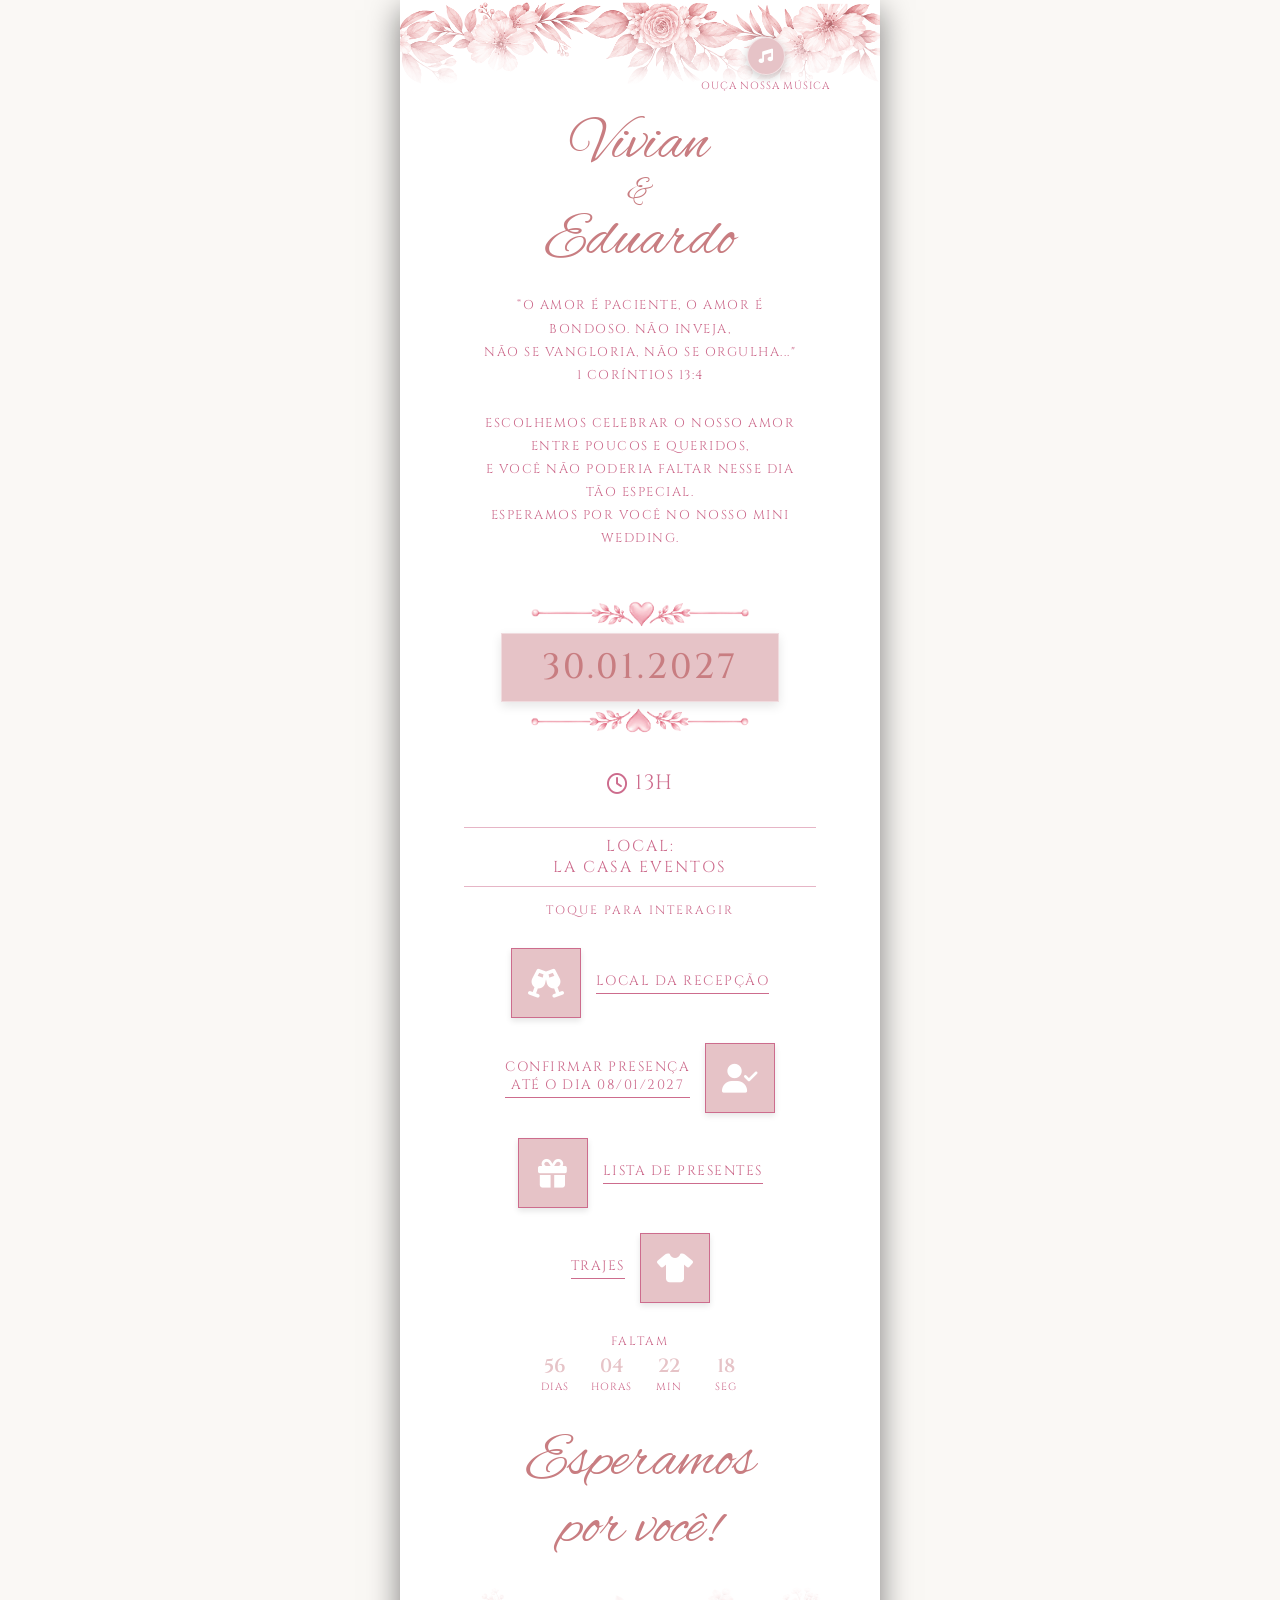
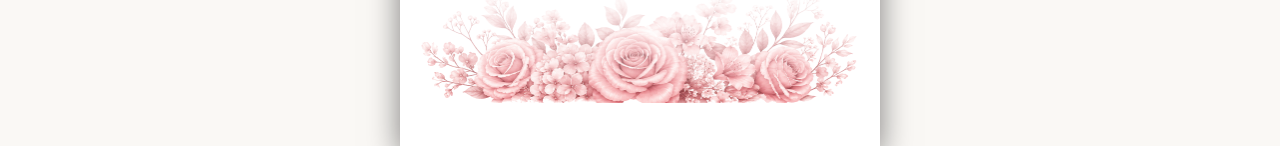
<file: index.html>
<html lang="pt-BR">
<head>
  <meta charset="UTF-8">
  <meta name="viewport" content="width=device-width, initial-scale=1.0">
  <title>Vivian e Eduardo</title>
  
  <!-- Google Fonts -->
  <link rel="preconnect" href="https://fonts.googleapis.com">
  <link rel="preconnect" href="https://fonts.gstatic.com" crossorigin>
  <link href="https://fonts.googleapis.com/css2?family=Alex+Brush&family=Cinzel:wght@400;500;600&display=swap" rel="stylesheet">
  
    <!-- Ícones do App/Navegador -->
  <link href="imagens/icon.png" rel="shortcut icon"/>
  <link href="imagens/icon-192.png" rel="icon" sizes="192x192"/>
  <link href="imagens/icon-180.png" rel="apple-touch-icon" sizes="180x180"/>
  
  <!-- FontAwesome -->
  <link rel="stylesheet" href="https://cdnjs.cloudflare.com/ajax/libs/font-awesome/6.4.0/css/all.min.css">

  <!-- CSS Local -->
  <link rel="stylesheet" href="./style.css">
</head>
<body>
   <!-- Música de fundo -->
<audio id="bg-music" loop src="audio/musica.mp3"></audio>
<div class="card-container">

  <!-- FOTO DO TOPO -->
  <div class="top-photo-wrapper">
    <img src="imagens/foto1.png" alt="Foto Casal Topo">
  </div>

  <!-- CONTEÚDO PRINCIPAL -->
  <div class="main-content">
    
    <!-- CONTAINER DOS NOMES COM A DECORAÇÃO -->
    <div class="names-container">
    
      <h1 class="couple-names">
        Vivian
        <span>&</span>
        Eduardo
      </h1>
      <!-- Bloco de Música com Texto -->
<div class="music-wrapper">
    <button id="music-btn" class="music-toggle-btn" aria-label="Tocar Música">
      <i class="fa-solid fa-music"></i>
    </button>
    <span class="music-label">Ouça nossa música</span>
  </div>
</div>
      
   <!-- Versículo Bíblico -->
<p class="versiculo-biblico">
  “O amor é paciente, o amor é bondoso. Não inveja,<br>
  não se vangloria, não se orgulha..."
   1 Coríntios 13:4
</p>

<!-- Texto da Saudação -->
<p class="invitation-text">
 Escolhemos celebrar o nosso amor entre poucos e queridos, <br>
  e você não poderia faltar nesse dia tão especial. <br>
  Esperamos por você no nosso Mini Wedding.
</p>

     <!-- SEÇÃO DA DATA COM DECORAÇÕES -->
    <div class="date-wrapper">
      <img src="imagens/floral-cima.png" alt="Decoração Topo" class="date-deco date-deco-top">

      <!-- DATA EM DESTAQUE -->
      <div class="date-badge">
        30.01.2027
      </div>

      <img src="imagens/floral-baixo.png" alt="Decoração Base" class="date-deco date-deco-bottom">
    </div>

    <!-- HORA -->
     <div class="time-text">
      <i class="far fa-clock"></i>
      <span>13H</span>
    </div>
    
    <!-- LOCAL -->
    <div class="location-info">
      <div class="divider-line"></div>
      <p class="location-text">Local: <br>La casa Eventos</p>
      <div class="divider-line"></div>
    </div>

    <!-- INSTRUÇÃO -->
    <p class="touch-instruction">Toque para interagir</p>

    <!-- BOTÕES INTERATIVOS -->
    <div class="interactive-buttons">

      <!-- Botão 1: Local da Recepção -->
      <a href="https://digitalconvite.github.io/vivian-e-eduardo/local-recepcao.html" rel="noopener noreferrer" class="btn-row">
        <div class="icon-square">
          <i class="fas fa-glass-cheers"></i>
        </div>
        <span class="btn-label">Local da Recepção</span>
      </a>
      
      <!-- Botão 3: Confirmar Presença -->
      <div class="btn-row reverse" id="rsvpBtn">
        <div class="icon-square">
          <i class="fas fa-user-check"></i>
        </div>
        <span class="btn-label">Confirmar Presença <br>até o dia 08/01/2027</span>
      </div>


      <!-- Botão 4: Lista de presentes -->
      <a href="https://digitalconvite.github.io/vivian-e-eduardo/lista-de-presentes.html" rel="noopener noreferrer" class="btn-row">
        <div class="icon-square">
          <i class="fa-solid fa-gift"></i>
        </div>
        <span class="btn-label">Lista de presentes</span>
      </a>

       <!-- Botão 5: Traje -->
      <a href="https://digitalconvite.github.io/vivian-e-eduardo/traje.html" rel="noopener noreferrer" class="btn-row reverse">
        <div class="icon-square">
          <i class="fa-solid fa-shirt"></i>
        </div>
        <span class="btn-label">Trajes</span>
      </a>

    </div>
    
    <!-- CONTAGEM REGRESSIVA -->
<div class="countdown-container">
  <div class="countdown-title">FALTAM</div>
  <div class="countdown-timer" id="countdown">
    <div class="time-box">
      <span id="days">00</span>
      <small>dias</small>
    </div>
    <div class="time-box">
      <span id="hours">00</span>
      <small>horas</small>
    </div>
    <div class="time-box">
      <span id="minutes">00</span>
      <small>min</small>
    </div>
    <div class="time-box">
      <span id="seconds">00</span>
      <small>seg</small>
    </div>
  </div>
</div>

    <div class="waiting-text">
        Esperamos<br>por você!
      </div>

    <!-- FOTO DA PARTE INFERIOR -->
    <div class="bottom-section">
      <div class="bottom-photo-wrapper">
        <img src="imagens/foto-final.png" alt="flores douradas">
      </div>
    </div>

  </div>

  <!-- MODAL RSVP -->
  <div id="rsvpModal" class="modal">
    <div class="modal-content">
      <h3>Confirmação de Presença</h3>
      <form id="rsvpForm">
        
        <div class="form-group">
          <label for="nome">Seu Nome Completo:</label>
          <input type="text" id="nome" placeholder="Digite seu nome completo" required>
        </div>
        
        <div class="form-group">
          <label for="presencaRecepcao">Recepção / Festa:</label>
          <select id="presencaRecepcao" required>
            <option value="Sim, estarei presente na Recepção">Sim, estarei presente na Recepção</option>
            <option value="Não poderei ir à Recepção">Não poderei ir à Recepção</option>
          </select>
        </div>

        <button type="submit" class="modal-btn">Enviar via WhatsApp</button>
        <button type="button" class="modal-btn btn-cancel" id="closeRsvpBtn">Fechar</button>
      </form>
    </div>
  </div>

  <!-- JavaScript Local -->
  <script src="./script.js"></script>
</body>
</html>
</file>
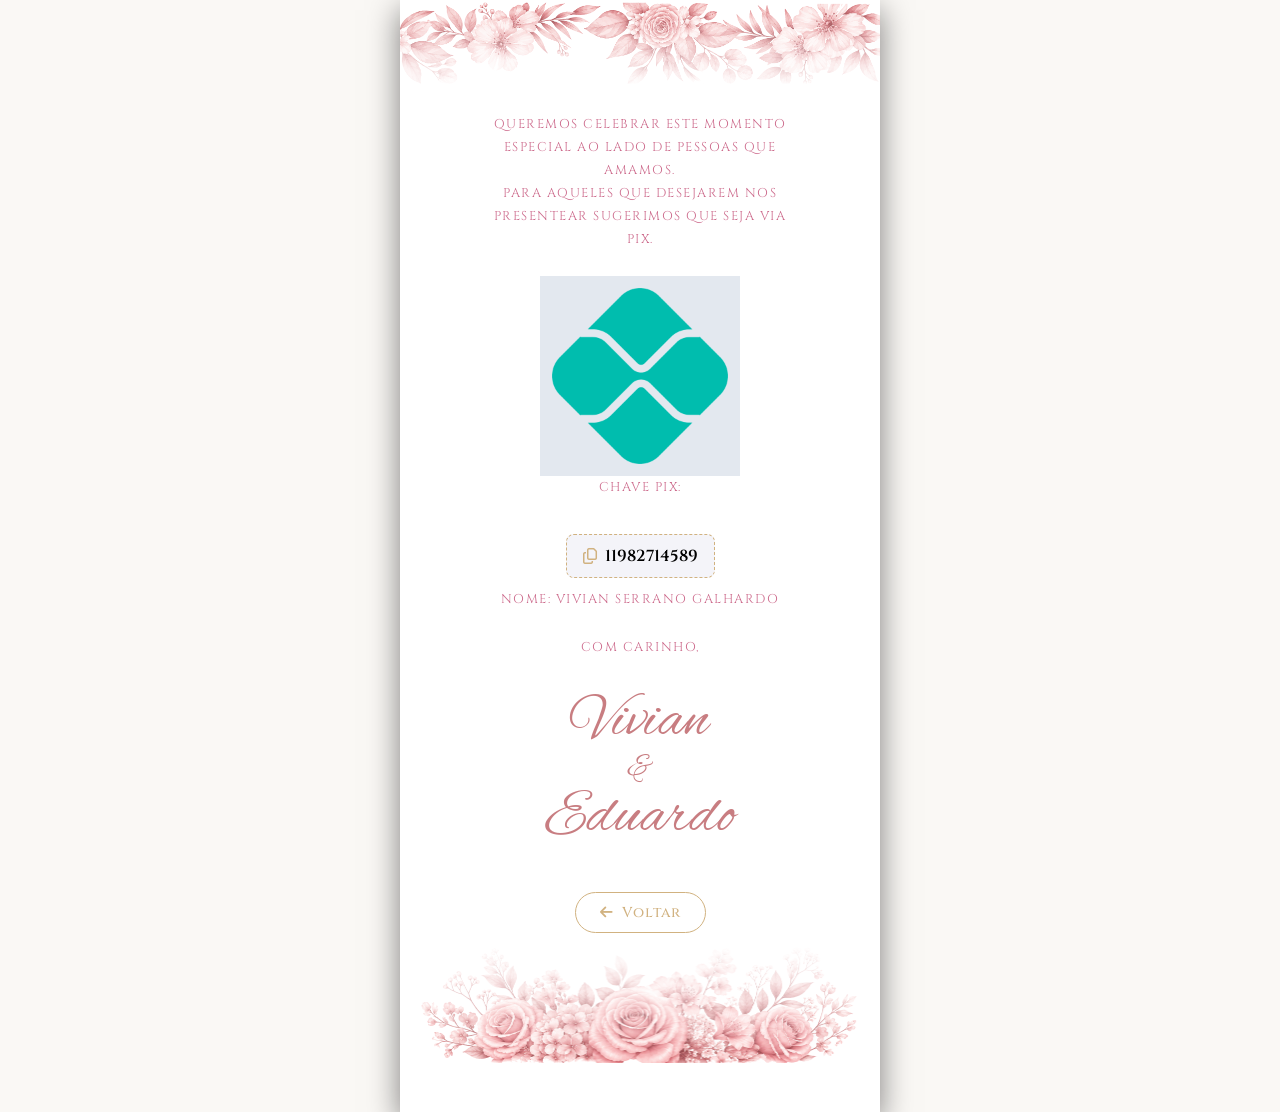
<file: lista-de-presentes.html>
<!DOCTYPE html>
<html lang="pt-BR">
<head>
  <meta charset="UTF-8">
  <meta name="viewport" content="width=device-width, initial-scale=1.0">
  <title>Vivian e Eduardo</title>
  
  <!-- Google Fonts -->
  <link rel="preconnect" href="https://fonts.googleapis.com">
  <link rel="preconnect" href="https://fonts.gstatic.com" crossorigin>
  <link href="https://fonts.googleapis.com/css2?family=Alex+Brush&family=Cinzel:wght@400;500;600&display=swap" rel="stylesheet">
  
  <!-- FontAwesome -->
  <link rel="stylesheet" href="https://cdnjs.cloudflare.com/ajax/libs/font-awesome/6.4.0/css/all.min.css">

  <!-- CSS Local -->
  <link rel="stylesheet" href="./style.css">

  <style>
    /* Estilos para destacar e dar feedback visual na chave Pix */
    .pix-box {
      display: inline-flex;
      align-items: center;
      justify-content: center;
      gap: 8px;
      background-color: #f4f4f9;
      border: 1px dashed #d1b280; /* Tom dourado elegante */
      padding: 10px 16px;
      border-radius: 8px;
      cursor: pointer;
      font-weight: 600;
      transition: all 0.2s ease;
      user-select: all;
      margin: 10px 0;
    }

    .pix-box:hover, .pix-box:active {
      background-color: #eef2e6;
      transform: scale(1.02);
    }

    .pix-box i {
      color: #d1b280;
    }

    .copied-toast {
      display: none;
      font-size: 0.85em;
      color: #2e7d32;
      font-weight: bold;
      margin-top: 4px;
    }

    /* Estilo do Botão Voltar */
    .btn-voltar-container {
      text-align: center;
      margin: 20px 0 10px 0;
    }

    .btn-voltar {
      display: inline-flex;
      align-items: center;
      justify-content: center;
      gap: 8px;
      background-color: transparent;
      color: #d1b280;
      border: 1px solid #d1b280;
      padding: 10px 24px;
      border-radius: 25px;
      text-decoration: none;
      font-family: 'Cinzel', serif;
      font-size: 0.9em;
      font-weight: 500;
      letter-spacing: 1px;
      transition: all 0.3s ease;
      cursor: pointer;
    }

    .btn-voltar:hover {
      background-color: #d1b280;
      color: #ffffff;
      transform: translateY(-2px);
      box-shadow: 0 4px 10px rgba(209, 178, 128, 0.3);
    }
  </style>
</head>
<body>
<div class="card-container">

  <!-- FOTO DO TOPO -->
  <div class="top-photo-wrapper">
    <img src="imagens/foto1.png" alt="Foto Casal Topo">
  </div>
  
  <!-- CONTEÚDO PRINCIPAL -->
  <div class="main-content">
      
      <p class="invitation-text">
        Queremos celebrar este momento especial ao lado de pessoas que amamos.<br>
        Para aqueles que desejarem nos presentear sugerimos que seja via PIX. 
      </p>

      <!-- FOTO DO QR CODE -->
      <img src="imagens/qr-code.png" alt="Qr Code" style="width: 200px; height: auto;">

      <!-- ÁREA DA CHAVE PIX INTERATIVA -->
      <p class="invitation-text">
        CHAVE PIX:<br>
        <div class="pix-box" onclick="copyPix()" title="Clique para copiar">
          <i class="fa-regular fa-copy"></i>
          <span id="pixKey">11982714589</span>
        </div>
        <div id="toast" class="copied-toast">✓ Chave Pix copiada com sucesso!</div>
      </p>

      <p class="invitation-text">
        NOME: Vivian Serrano Galhardo
      </p>
        
      <p class="invitation-text">        
        Com carinho,
      </p>

      <!-- CONTAINER DOS NOMES COM A DECORAÇÃO -->
      <div class="names-container">
        <h1 class="couple-names">
          Vivian
          <span>&</span>
          Eduardo
        </h1>
      </div> 

     <!-- BOTÃO VOLTAR -->
      <div class="btn-voltar-container">
        <a href="https://digitalconvite.github.io/vivian-e-eduardo" class="btn-voltar">
          <i class="fa-solid fa-arrow-left"></i> Voltar
        </a>
      </div>

      <!-- FOTO DA PARTE INFERIOR -->
      <div class="bottom-section">
        <div class="bottom-photo-wrapper">
          <img src="imagens/foto-final.png" alt="flores douradas">
        </div>
      </div>

  </div>
</div>

<!-- SCRIPT DE CÓPIA DA CHAVE PIX -->
<script>
  function copyPix() {
    const pixText = document.getElementById("pixKey").innerText;
    
    // Copia para a área de transferência do usuário
    navigator.clipboard.writeText(pixText).then(() => {
      const toast = document.getElementById("toast");
      toast.style.display = "block";
      
      // Oculta a mensagem de "copiado" após 2.5 segundos
      setTimeout(() => {
        toast.style.display = "none";
      }, 2500);
    }).catch(err => {
      console.error("Erro ao copiar: ", err);
    });
  }
</script>

</body>
</html>
</file>
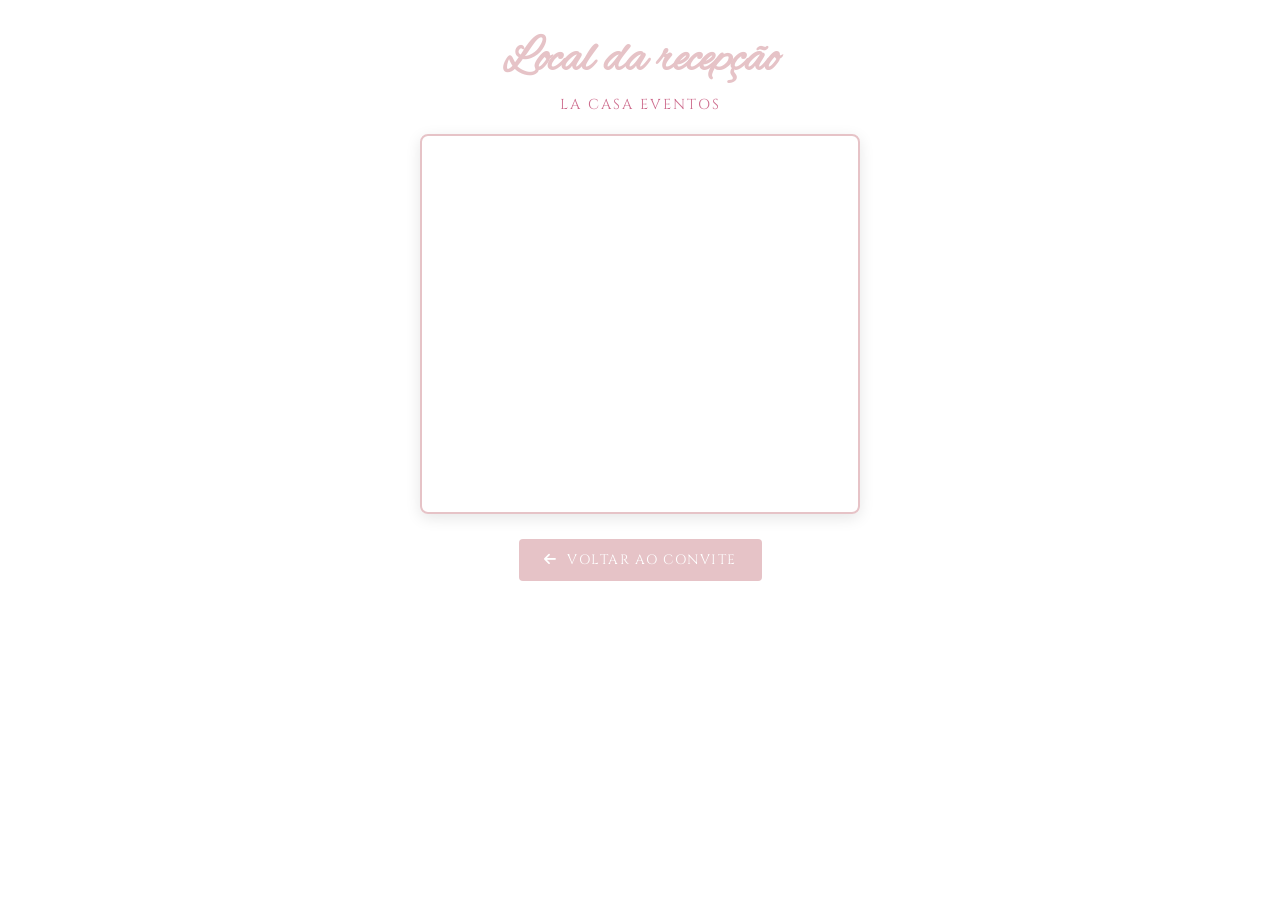
<file: local-recepcao.html>
<!DOCTYPE html>
<html lang="pt-BR">
<head>
  <meta charset="UTF-8">
  <meta name="viewport" content="width=device-width, initial-scale=1.0">
  <title>Recepção</title>
  
  <!-- Google Fonts & FontAwesome -->
  <link rel="preconnect" href="https://fonts.googleapis.com">
  <link rel="preconnect" href="https://fonts.gstatic.com" crossorigin>
  <link href="https://fonts.googleapis.com/css2?family=Alex+Brush&family=Cinzel:wght@400;500;600&display=swap" rel="stylesheet">
  <link rel="stylesheet" href="https://cdnjs.cloudflare.com/ajax/libs/font-awesome/6.4.0/css/all.min.css">

  <!-- Estilos da página de localização -->
  <style>
    :root {
      --bg-color: #FFFFFF;
      --primary-color: #e6c3c7;
      --text-gold: #cd6c8d;
      --font-cursive: 'Alex Brush', cursive;
      --font-serif: 'Cinzel', serif;
    }

    * {
      box-sizing: border-box;
      margin: 0;
      padding: 0;
    }

    body {
      background-color: var(--bg-color);
      font-family: var(--font-serif);
      color: var(--text-gold);
      min-height: 100vh;
      display: flex;
      justify-content: center;
      align-items: flex-start;
    }

    .page-container {
      width: 100%;
      max-width: 480px;
      padding: 30px 20px;
      text-align: center;
      display: flex;
      flex-direction: column;
      align-items: center;
    }

    .title {
      font-family: var(--font-cursive);
      font-size: 3rem;
      color: var(--primary-color);
      margin-bottom: 5px;
    }

    .subtitle {
      font-size: 0.9rem;
      letter-spacing: 2px;
      text-transform: uppercase;
      margin-bottom: 20px;
    }

    .map-frame {
      width: 100%;
      height: 380px;
      border: 2px solid var(--primary-color);
      border-radius: 8px;
      overflow: hidden;
      box-shadow: 0 4px 15px rgba(0, 0, 0, 0.1);
      margin-bottom: 25px;
    }

    .map-frame iframe {
      width: 100%;
      height: 100%;
      border: 0;
    }

    /* Botão de Voltar ao Convite */
    .back-btn {
      display: inline-flex;
      align-items: center;
      gap: 10px;
      background-color: var(--primary-color);
      color: #FFFFFF;
      text-decoration: none;
      padding: 12px 25px;
      border-radius: 4px;
      font-size: 0.85rem;
      letter-spacing: 1.5px;
      text-transform: uppercase;
      transition: transform 0.2s ease, background-color 0.2s ease;
    }

    .back-btn:hover {
      transform: scale(1.03);
    }
  </style>
</head>
<body>

  <div class="page-container">
    <h1 class="title">Local da recepção</h1>
    <p class="subtitle">La casa Eventos</p>

    <!-- MAPA INCORPORADO DO GOOGLE MAPS (Entrar no google maps, digitar o local, compartilhar e escoher opção incorporar um mapa e copiar apenas o link) -->
    <div class="map-frame">
      <iframe 
        src="https://www.google.com/maps/embed?pb=!1m18!1m12!1m3!1d3659.9937438278894!2d-46.70778862372825!3d-23.460690157902516!2m3!1f0!2f0!3f0!3m2!1i1024!2i768!4f13.1!3m3!1m2!1s0x94cef9a1208c8d2b%3A0x2806a154d6e64fd5!2sLa%20casa%20eventos!5e0!3m2!1spt-BR!2sbr!4v1795530984564!5m2!1spt-BR!2sbr" width="600" height="450" style="border:0;" allowfullscreen="" loading="lazy" referrerpolicy="strict-origin-when-cross-origin" 
        loading="lazy" 
        referrerpolicy="no-referrer-when-downgrade">
      </iframe>
    </div>

    <!-- BOTÃO PARA VOLTAR -->
    <a href="./index.html" class="back-btn">
      <i class="fas fa-arrow-left"></i>
      Voltar ao Convite
    </a>
  </div>

</body>
</html>
</file>
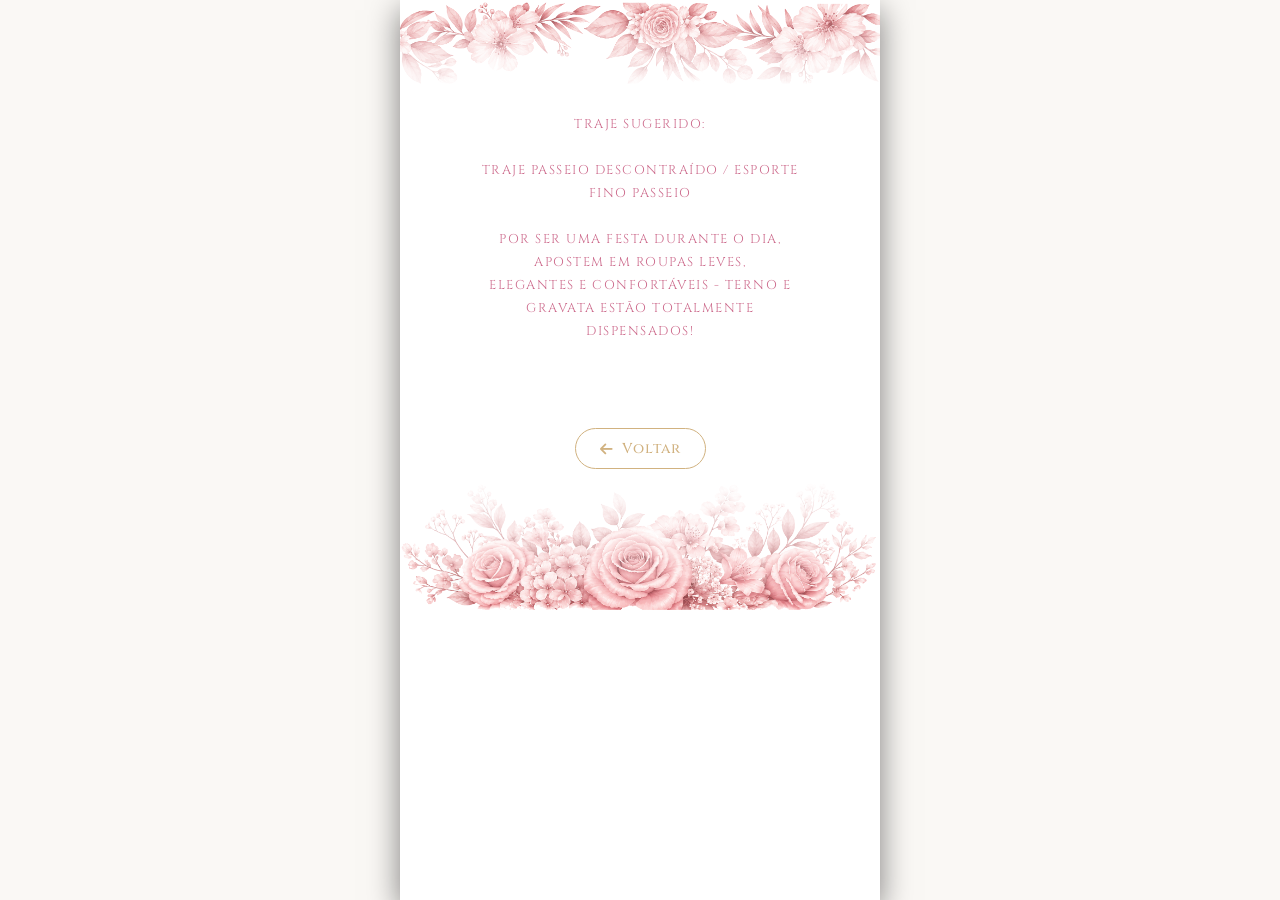
<file: traje.html>
<!DOCTYPE html>
<html lang="pt-BR">
<head>
  <meta charset="UTF-8">
  <meta name="viewport" content="width=device-width, initial-scale=1.0">
  <title>Vivian e Eduardo</title>
  
  <!-- Google Fonts -->
  <link rel="preconnect" href="https://fonts.googleapis.com">
  <link rel="preconnect" href="https://fonts.gstatic.com" crossorigin>
  <link href="https://fonts.googleapis.com/css2?family=Alex+Brush&family=Cinzel:wght@400;500;600&display=swap" rel="stylesheet">
  
  <!-- FontAwesome -->
  <link rel="stylesheet" href="https://cdnjs.cloudflare.com/ajax/libs/font-awesome/6.4.0/css/all.min.css">

  <!-- CSS Local -->
  <link rel="stylesheet" href="./style.css">

  <style>
    /* Estilos para destacar e dar feedback visual na chave Pix */
    .pix-box {
      display: inline-flex;
      align-items: center;
      justify-content: center;
      gap: 8px;
      background-color: #f4f4f9;
      border: 1px dashed #d1b280; /* Tom dourado elegante */
      padding: 10px 16px;
      border-radius: 8px;
      cursor: pointer;
      font-weight: 600;
      transition: all 0.2s ease;
      user-select: all;
      margin: 10px 0;
    }

    .pix-box:hover, .pix-box:active {
      background-color: #eef2e6;
      transform: scale(1.02);
    }

    .pix-box i {
      color: #d1b280;
    }

    .copied-toast {
      display: none;
      font-size: 0.85em;
      color: #2e7d32;
      font-weight: bold;
      margin-top: 4px;
    }

    /* Estilo do Botão Voltar */
    .btn-voltar-container {
      text-align: center;
      margin: 20px 0 10px 0;
    }

    .btn-voltar {
      display: inline-flex;
      align-items: center;
      justify-content: center;
      gap: 8px;
      background-color: transparent;
      color: #d1b280;
      border: 1px solid #d1b280;
      padding: 10px 24px;
      border-radius: 25px;
      text-decoration: none;
      font-family: 'Cinzel', serif;
      font-size: 0.9em;
      font-weight: 500;
      letter-spacing: 1px;
      transition: all 0.3s ease;
      cursor: pointer;
    }

    .btn-voltar:hover {
      background-color: #d1b280;
      color: #ffffff;
      transform: translateY(-2px);
      box-shadow: 0 4px 10px rgba(209, 178, 128, 0.3);
    }
  </style>
</head>
<body>
<div class="card-container">

  <!-- FOTO DO TOPO -->
  <div class="top-photo-wrapper">
    <img src="imagens/foto1.png" alt="Foto Casal Topo">
  </div>
  
  <!-- CONTEÚDO PRINCIPAL -->
  <div class="main-content">
      
      <p class="invitation-text">
      Traje sugerido:<br><br>
      Traje Passeio Descontraído / Esporte Fino Passeio <br><br>
  Por ser uma festa durante o dia, apostem em roupas leves, <br>
  elegantes e confortáveis - Terno e gravata estão totalmente dispensados!
      </p>

      </div> 

     <!-- BOTÃO VOLTAR -->
      <div class="btn-voltar-container">
        <a href="https://digitalconvite.github.io/vivian-e-eduardo" class="btn-voltar">
          <i class="fa-solid fa-arrow-left"></i> Voltar
        </a>
      </div>

      <!-- FOTO DA PARTE INFERIOR -->
      <div class="bottom-section">
        <div class="bottom-photo-wrapper">
          <img src="imagens/foto-final.png" alt="flores douradas">
        </div>
      </div>

  </div>
</div>

</body>
</html>
</file>
<file: style.css>
:root {
  --bg-color: #FFFFFF;
  --primary-color: #e6c3c7;
  --text-gold: #cd6c8d;
  --text-dark: #cd6c8d;
  --text-names: #c87d81;
  --font-cursive: 'Alex Brush', cursive;
  --font-serif: 'Cinzel', serif;
}

* {
  box-sizing: border-box;
  margin: 0;
  padding: 0;
}

html, body {
  width: 100%;
  min-height: 100vh;
  background-color: #faf8f5;
  font-family: var(--font-serif);
  overflow-x: hidden;
  display: flex;
  justify-content: center;
  align-items: flex-start;
}

/* Container do Convite */
.card-container {
  width: 100%;
  max-width: 480px;
  background-color: var(--bg-color);
  position: relative;
  display: flex;
  flex-direction: column;
  align-items: center;
  text-align: center;
  box-shadow: 0 10px 30px rgba(0,0,0,0.5);
  min-height: 100vh;
}

/* Foto do Topo */
.top-photo-wrapper {
  width: 100%;
  height: 100%;
  position: relative;
  overflow: hidden;
}

.top-photo-wrapper img {
  width: 100%;
  height: 100%;
  object-fit: cover;
}

.top-photo-wrapper::after {
  content: '';
  position: absolute;
  bottom: 0;
  left: 0;
  width: 100%;
  height: 100%;
  background: linear-gradient(to bottom, rgba(250,248,245,0) 0%, var(--bg-color) 100%);
}

/* Conteúdo Central */
.main-content {
  padding: 20px 20px 40px;
  width: 100%;
  display: flex;
  flex-direction: column;
  align-items: center;
}

.names-container {
  position: relative;
  display: flex;
  justify-content: center;
  align-items: center;
  width: 50%;
  margin: 5px 0 20px;
}

.left-decoration {
  position: absolute;
  left: -60%;
  top: -100px;
  width: 150px;
  height: auto;
  pointer-events: none;
}

.names-container .couple-names {
  margin: 0;
}

.couple-names {
  font-family: var(--font-cursive);
  font-size: 3.8rem;
  color: var(--text-names);
  line-height: 1.1;
  margin: 10px 0 20px;
  font-weight: normal;
}

.couple-names span {
  display: block;
  font-size: 2.2rem;
  margin: -5px 0;
}

.versiculo-biblico {
  font-size: 0.8rem;
  color: var(--text-gold);
  letter-spacing: 1.5px;
  line-height: 1.8;
  max-width: 320px;
  text-transform: uppercase;
  margin-bottom: 25px;
}

.invitation-text {
  font-size: 0.8rem;
  color: var(--text-gold);
  letter-spacing: 1.5px;
  line-height: 1.8;
  max-width: 320px;
  text-transform: uppercase;
  margin-bottom: 25px;
}

.information-extra {
  font-size: 0.8rem;
  color: var(--text-gold);
  letter-spacing: 1.5px;
  line-height: 1.8;
  max-width: 320px;
  text-transform: uppercase;
  margin-bottom: 25px;
}

.location-info {
  width: 100%;
  margin-bottom: 15px;
}

.divider-line {
  width: 80%;
  height: 1px;
  background-color: var(--text-gold);
  opacity: 0.5;
  margin: 0 auto;
}

.location-text {
  font-size: 0.99rem;
  color: var(--text-gold);
  letter-spacing: 2px;
  padding: 8px 0;
  text-transform: uppercase;
}

/* Horário do Evento - Garante a cor dourada no texto e ícone */
.time-text {
  display: flex;
  align-items: center;
  justify-content: center;
  gap: 6px;
  font-size: 1.3rem;
  color: var(--text-gold);
  letter-spacing: 1.5px;
  margin-bottom: 30px;
}

.time-text i,
.time-text span {
  color: var(--text-gold);
}

.date-wrapper {
  display: flex;
  flex-direction: column;
  align-items: center;
  justify-content: center;
  width: 100%;
  margin: 20px 0 30px;
}

.date-wrapper .date-badge {
  margin: 1px 0;
}

.date-badge {
  background-color: var(--primary-color);
  color: #c87d81;
  font-size: 2.2rem;
  font-weight: 500;
  padding: 10px 40px;
  letter-spacing: 3px;
  border: 1px solid rgba(255,255,255,0.4);
  box-shadow: 0 4px 10px rgba(0,0,0,0.1);
  position: relative;
}

.date-deco {
  width: 220px;
  height: auto;
  object-fit: contain;
  pointer-events: none;
}

.date-deco-top {
  margin-bottom: 2px;
}

.date-deco-bottom {
  margin-top: 2px;
}

.touch-instruction {
  font-size: 0.75rem;
  color: var(--text-gold);
  letter-spacing: 2px;
  text-transform: uppercase;
  margin-bottom: 30px;
}

.interactive-buttons {
  width: 100%;
  display: flex;
  flex-direction: column;
  gap: 25px;
  margin-bottom: 40px;
}

.btn-row {
  display: flex;
  align-items: center;
  justify-content: center;
  gap: 15px;
  text-decoration: none;
  cursor: pointer;
  transition: transform 0.2s ease;
}

.btn-row.reverse {
  flex-direction: row-reverse;
}

.btn-row:hover {
  transform: scale(1.03);
}

.icon-square {
  width: 70px;
  height: 70px;
  background-color: var(--primary-color);
  border: 1px solid var(--text-dark);
  display: flex;
  align-items: center;
  justify-content: center;
  color: #FFFFFF;
  font-size: 1.8rem;
  box-shadow: 0 3px 6px rgba(0,0,0,0.1);
}

.btn-label {
  font-size: 0.85rem;
  color: var(--text-gold);
  letter-spacing: 1.5px;
  text-transform: uppercase;
  position: relative;
  padding-bottom: 4px;
}

.btn-label::after {
  content: '';
  position: absolute;
  bottom: 0;
  left: 0;
  width: 100%;
  height: 1px;
  background-color: var(--text-gold);
}

/* Foto Rodapé */
.bottom-section {
  width: 100%;
  position: relative;
}

.bottom-photo-wrapper {
  width: 100%;
  height: 100%;
  position: relative;
}

.bottom-photo-wrapper img {
  width: 100%;
  height: 100%;
  object-fit: cover;
}

.bottom-photo-wrapper::before {
  content: '';
  position: absolute;
  top: 0;
  left: 0;
  width: 100%;
  height: 100%;
  background: linear-gradient(to top, rgba(250,248,245,0) 0%, var(--bg-color) 100%);
}

.waiting-text {
  font-family: var(--font-cursive);
  font-size: 3.8rem;
  color: var(--text-names);
  line-height: 1.1;
  margin: 10px 0 20px;
  font-weight: normal;
}

.waiting-text span {
  display: block;
  font-size: 2.2rem;
  margin: -5px 0;
}

/* Modal RSVP Corrigido */
.modal {
  display: none;
  position: fixed;
  top: 0;
  left: 0;
  width: 100%;
  height: 100vh;
  background: rgba(0, 0, 0, 0.7);
  z-index: 9999;
  justify-content: center;
  align-items: center;
  padding: 15px;
}

.modal-content {
  background: var(--bg-color);
  padding: 25px 20px;
  border-radius: 8px;
  width: 100%;
  max-width: 380px;
  max-height: 90vh;
  overflow-y: auto;
  text-align: center;
  box-shadow: 0 5px 20px rgba(0,0,0,0.4);
  border: 1px solid var(--primary-color);
  position: relative;
  z-index: 10000;
}

.modal-content h3 {
  color: var(--primary-color);
  font-family: var(--font-serif);
  margin-bottom: 15px;
  font-size: 1.3rem;
}

.modal-content .form-group {
  display: flex;
  flex-direction: column;
  text-align: left;
  margin-bottom: 12px;
  width: 100%;
}

.modal-content label {
  font-size: 0.8rem;
  color: var(--text-dark);
  margin-bottom: 4px;
  font-weight: bold;
  letter-spacing: 0.5px;
}

.modal-content input, 
.modal-content select {
  width: 100%;
  padding: 10px;
  border: 1px solid var(--text-gold);
  background: #FFFFFF;
  font-family: var(--font-serif);
  font-size: 0.9rem;
  border-radius: 4px;
  color: #333;
  outline: none;
  cursor: pointer;
}

.modal-content input[type="text"],
.modal-content input[type="number"] {
  cursor: text;
}

.modal-btn {
  background: var(--primary-color);
  color: #FFF;
  border: none;
  padding: 12px;
  margin-top: 10px;
  cursor: pointer;
  width: 100%;
  font-family: var(--font-serif);
  font-size: 0.9rem;
  border-radius: 4px;
  letter-spacing: 1px;
}

.modal-btn.btn-cancel {
  background: #888888;
  margin-top: 8px;
}

/* Adaptativo para Celulares */
@media screen and (max-width: 600px) {
  html, body {
    background-color: var(--bg-color);
  }

  .card-container {
    max-width: 100%;
    box-shadow: none;
  }

  .top-photo-wrapper,
  .bottom-photo-wrapper {
    height: 50vh;
  }
}

/* Container de Música acima/direita dos nomes */
.music-wrapper {
  position: absolute;
  right: -80px;
  top: -75px;
  display: flex;
  flex-direction: column;
  align-items: center;
  z-index: 10;
}

.music-toggle-btn {
  width: 38px;
  height: 38px;
  border-radius: 50%;
  background-color: var(--primary-color);
  color: #ffffff;
  border: 1px solid rgba(255, 255, 255, 0.5);
  box-shadow: 0 3px 8px rgba(0, 0, 0, 0.2);
  cursor: pointer;
  display: flex;
  align-items: center;
  justify-content: center;
  font-size: 0.9rem;
  transition: transform 0.2s ease, background-color 0.2s ease;
}

.music-toggle-btn:hover {
  transform: scale(1.1);
}

.music-toggle-btn.playing {
  animation: pulse 2s infinite;
}

/* Texto abaixo do botão */
.music-label {
  font-size: 0.65rem;
  color: var(--text-gold);
  letter-spacing: 0.8px;
  text-transform: uppercase;
  margin-top: 4px;
  white-space: nowrap;
  font-family: var(--font-serif);
}

@keyframes pulse {
  0% { box-shadow: 0 0 0 0 rgba(168, 120, 63, 0.7); }
  70% { box-shadow: 0 0 0 10px rgba(168, 120, 63, 0); }
  100% { box-shadow: 0 0 0 0 rgba(168, 120, 63, 0); }
}

/* Estilos da Contagem Regressiva */
.countdown-container {
  display: flex;
  flex-direction: column;
  align-items: center;
  margin: -10px 0 25px; /* Ajuste a margem se preferir mais distante ou próximo */
}

.countdown-title {
  font-size: 0.75rem;
  color: var(--text-gold, #A8783F);
  letter-spacing: 2px;
  margin-bottom: 8px;
  font-family: var(--font-serif, serif);
}

.countdown-timer {
  display: flex;
  gap: 12px;
}

.time-box {
  display: flex;
  flex-direction: column;
  align-items: center;
  min-width: 45px;
}

.time-box span {
  font-size: 1.2rem;
  font-weight: 600;
  color: var(--primary-color, #A8783F);
  font-family: var(--font-serif, serif);
  line-height: 1;
}

.time-box small {
  font-size: 0.65rem;
  color: var(--text-gold, #A8783F);
  text-transform: uppercase;
  letter-spacing: 1px;
  margin-top: 4px;
}
</file>
